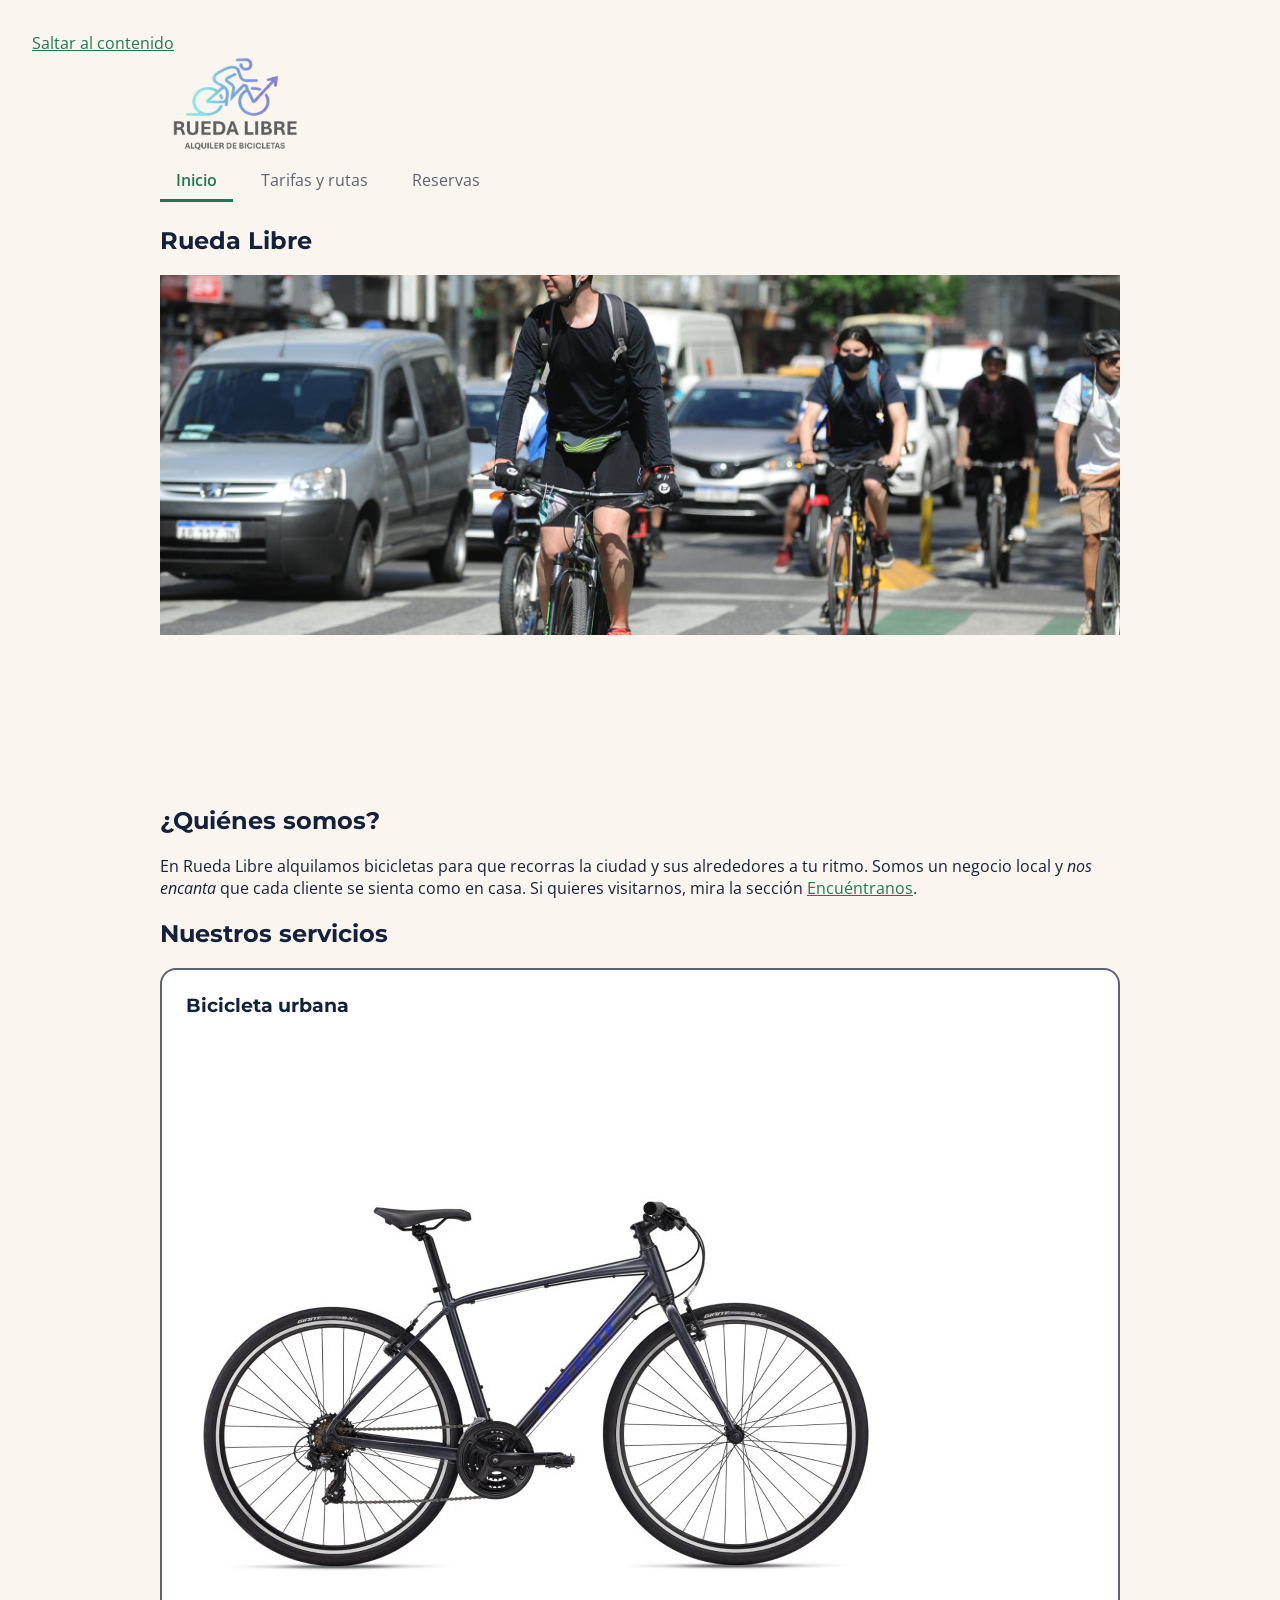
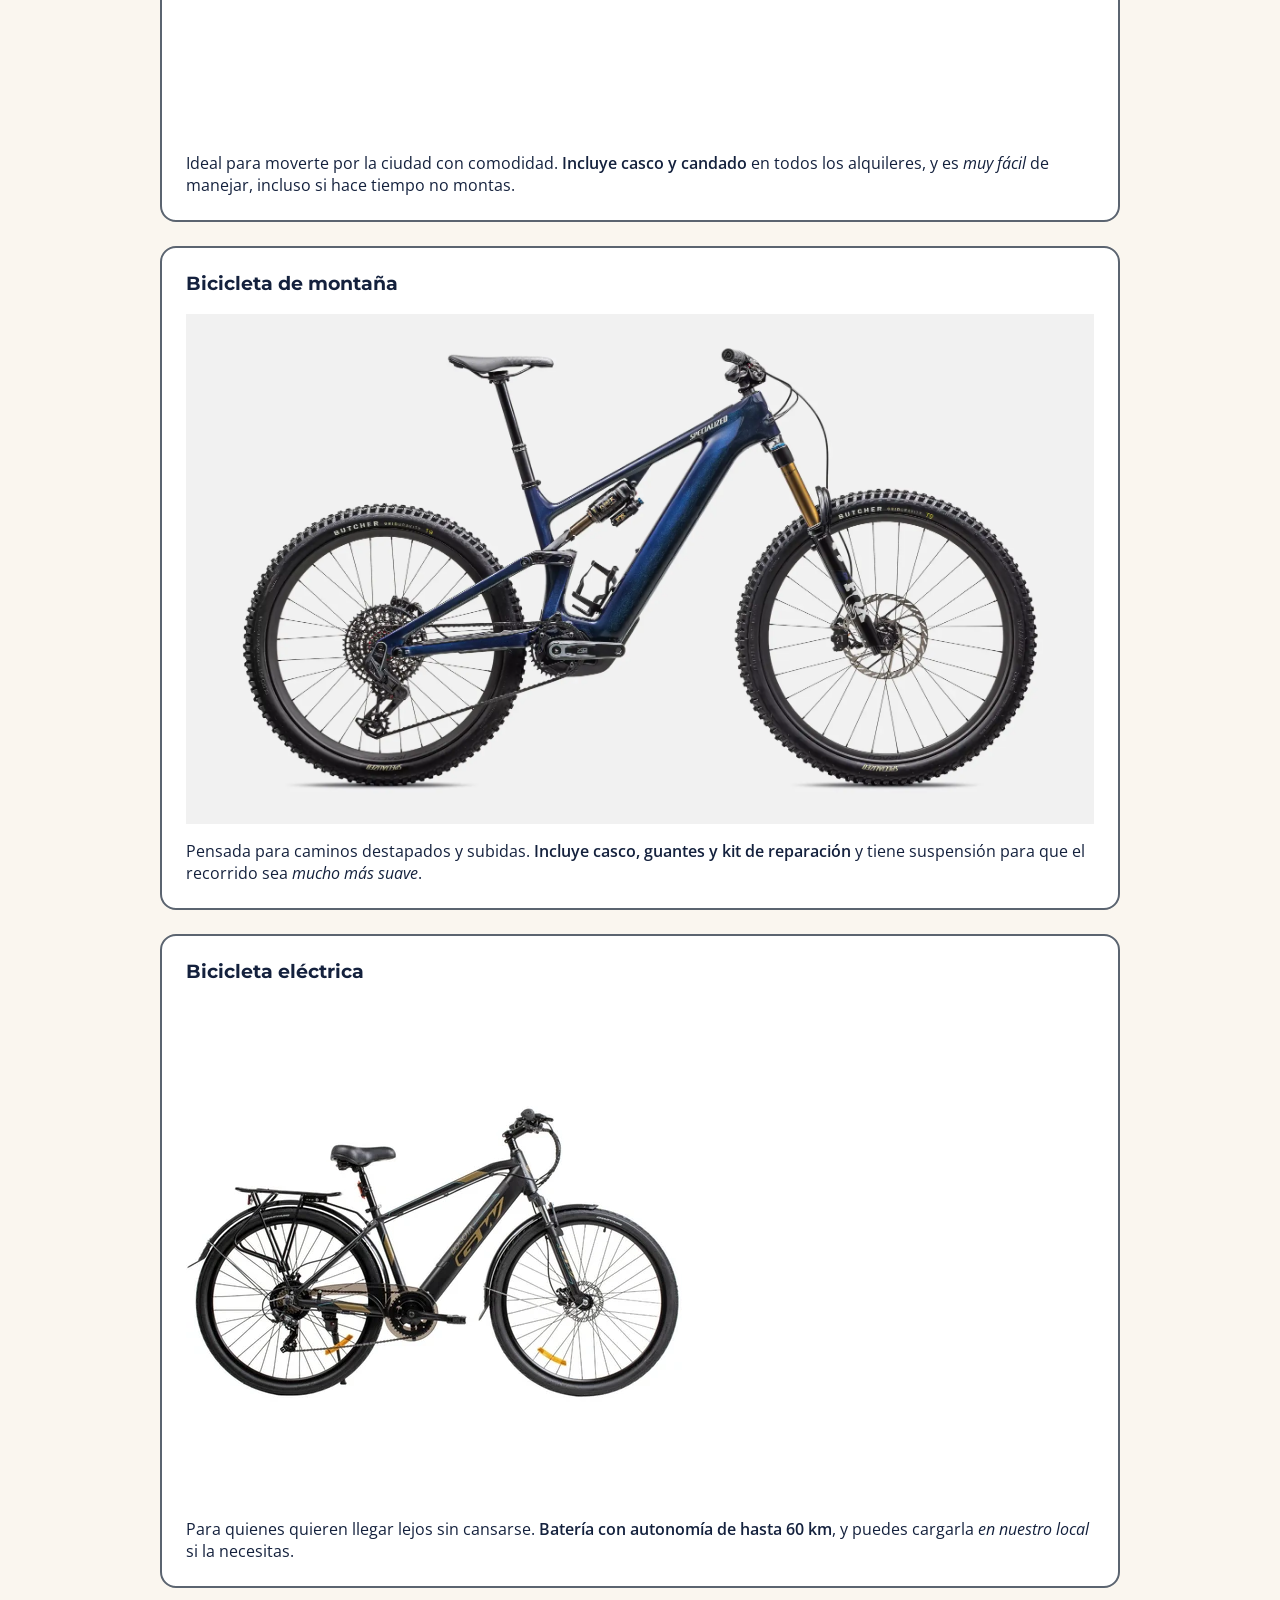
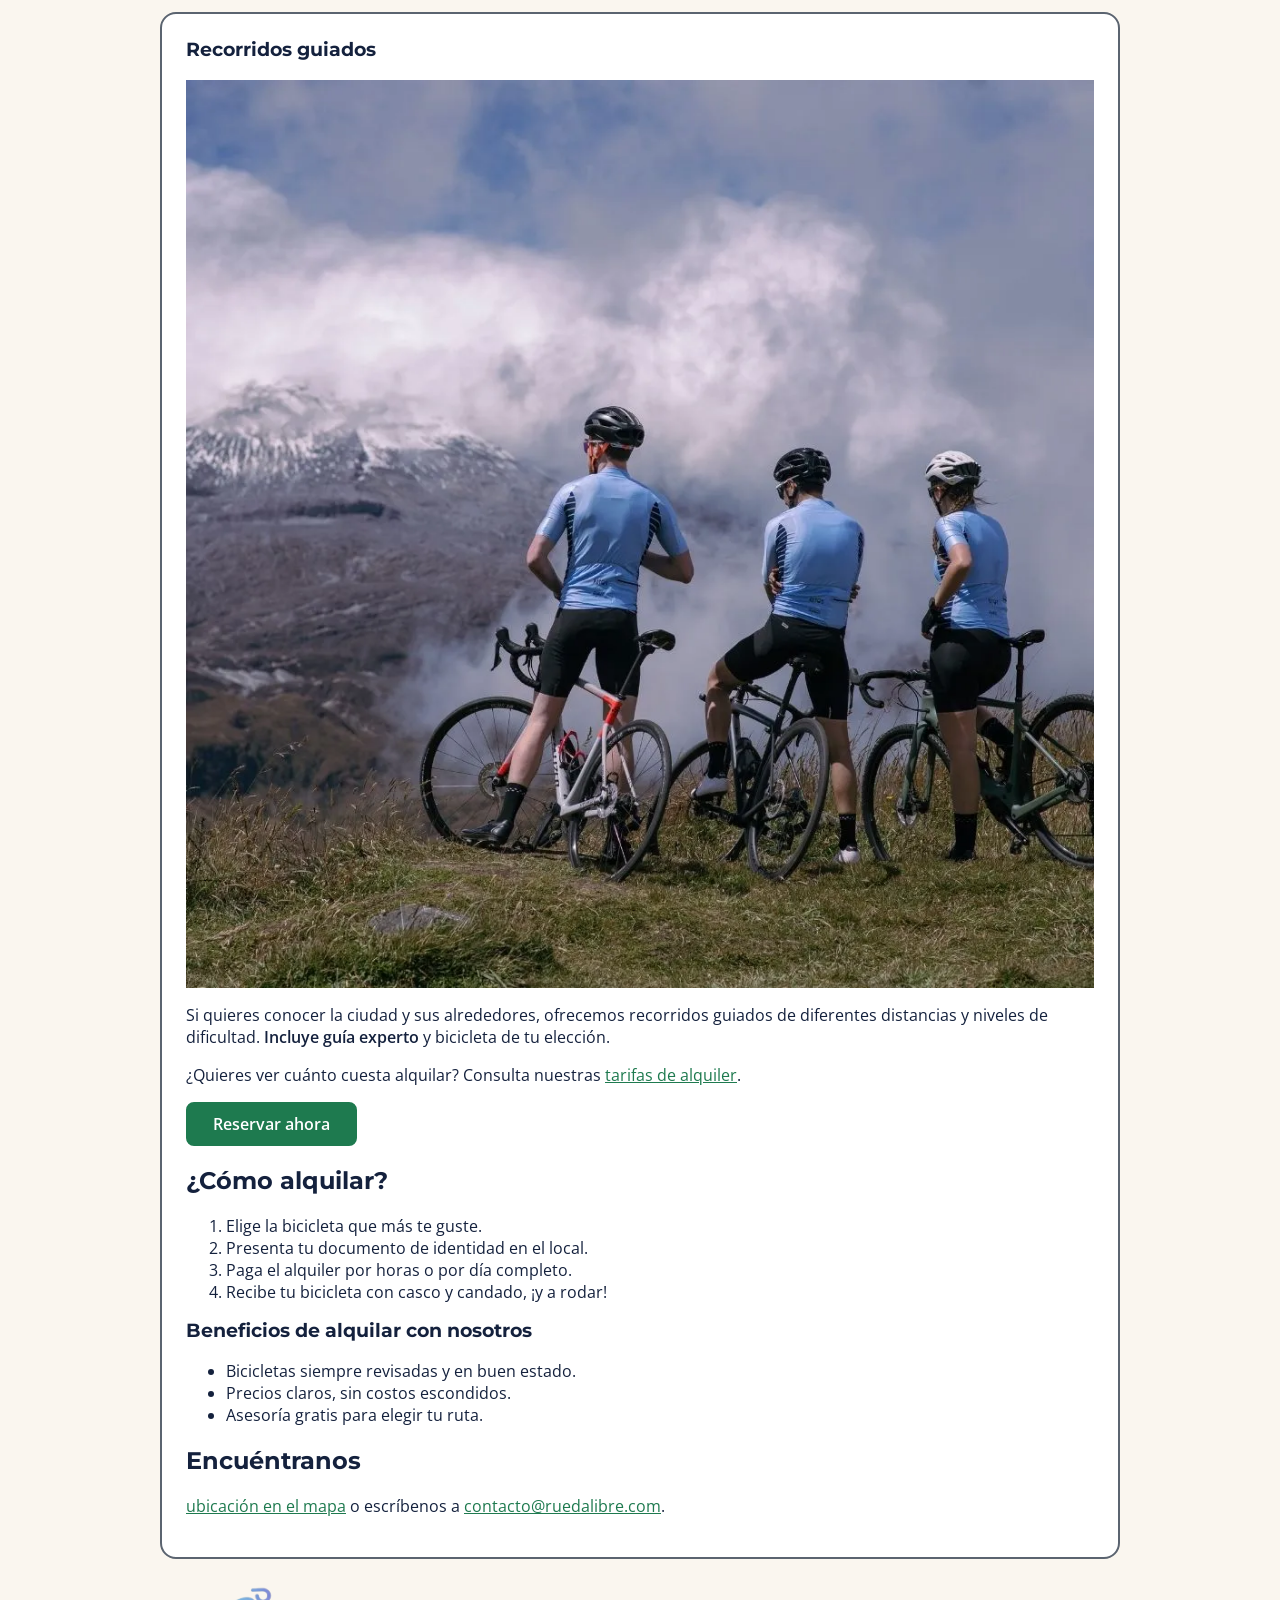
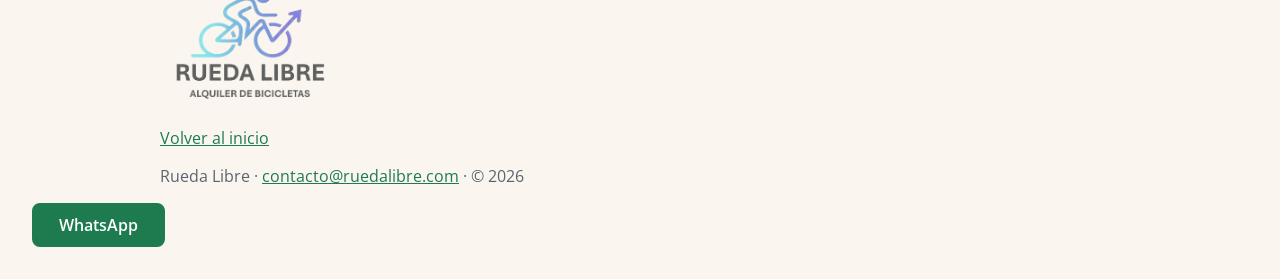
<file: index.html>
<!DOCTYPE html>
<html lang="es">

<head>
    <meta charset="UTF-8">
    <meta name="viewport" content="width=device-width, initial-scale=1.0">
    <title>Rueda Libre | Alquiler de bicicletas</title>
    <link rel="preconnect" href="https://fonts.googleapis.com">
    <link rel="preconnect" href="https://fonts.gstatic.com" crossorigin>
    <link href="https://fonts.googleapis.com/css2?family=Montserrat:wght@700&family=Open+Sans:wght@400;600&display=swap"
        rel="stylesheet">
    <link rel="stylesheet" href="style/style.css">
</head>

<body>

    <a href="#contenido">Saltar al contenido</a>

    <header>
        <img src="img/LOGOPRINCIPAL.png" alt="Logo de Rueda Libre" width="150">
    </header>

    <nav aria-label="Menú principal">
        <ul id="menu">
            <li><a href="index.html" class="activo" aria-current="page">Inicio</a></li>
            <li><a href="paginas/tarifas.html">Tarifas y rutas</a></li>
            <li><a href="paginas/reservas.html">Reservas</a></li>
        </ul>
    </nav>

    <main id="contenido">

        <section class="portada">
            <h1>Rueda Libre</h1>
            <img src="img/portada.jpg" alt="Grupo de ciclistas recorriendo una calle de la ciudad al atardecer"
                width="600">
        </section>

        <h2>¿Quiénes somos?</h2>
        <p>
            En Rueda Libre alquilamos bicicletas para que recorras la ciudad y sus
            alrededores a tu ritmo. Somos un negocio local y <em>nos encanta</em> que
            cada cliente se sienta como en casa. Si quieres visitarnos, mira la sección
            <a href="#encuentranos">Encuéntranos</a>.
        </p>

        <h2>Nuestros servicios</h2>

        <article class="tarjeta">
            <h3>Bicicleta urbana</h3>
            <img src="img/urbana.jpg" alt="Bicicleta urbana">
            <p>
                Ideal para moverte por la ciudad con comodidad. <strong>Incluye casco y candado</strong>
                en todos los alquileres, y es <em>muy fácil</em> de manejar, incluso si hace
                tiempo no montas.
            </p>
        </article>

        <article class="tarjeta">
            <h3>Bicicleta de montaña</h3>
            <img src="img/montaña.webp" alt="Bicicleta de montaña">
            <p>
                Pensada para caminos destapados y subidas. <strong>Incluye casco, guantes y kit de reparación</strong>
                y tiene suspensión para que el recorrido sea <em>mucho más suave</em>.
            </p>
        </article>

        <article class="tarjeta">
            <h3>Bicicleta eléctrica</h3>
            <img src="img/electrica.jpg" alt="Bicicleta eléctrica">
            <p>
                Para quienes quieren llegar lejos sin cansarse. <strong>Batería con autonomía de hasta 60 km</strong>,
                y puedes cargarla <em>en nuestro local</em> si la necesitas.
            </p>
        </article>

        <article class="tarjeta">
            <h3>Recorridos guiados</h3>
            <img src="img/guiada.jpg" alt="Ciclistas en un recorrido guiado">
            <p>
                Si quieres conocer la ciudad y sus alrededores, ofrecemos recorridos guiados
                de diferentes distancias y niveles de dificultad. <strong>Incluye guía experto</strong>
                y bicicleta de tu elección.

            <p>
                ¿Quieres ver cuánto cuesta alquilar? Consulta nuestras
                <a href="paginas/tarifas.html">tarifas de alquiler</a>.
            </p>

            <p><a href="paginas/reservas.html" class="boton">Reservar ahora</a></p>

            <h2>¿Cómo alquilar?</h2>
            <ol>
                <li>Elige la bicicleta que más te guste.</li>
                <li>Presenta tu documento de identidad en el local.</li>
                <li>Paga el alquiler por horas o por día completo.</li>
                <li>Recibe tu bicicleta con casco y candado, ¡y a rodar!</li>
            </ol>

            <h3>Beneficios de alquilar con nosotros</h3>
            <ul>
                <li>Bicicletas siempre revisadas y en buen estado.</li>
                <li>Precios claros, sin costos escondidos.</li>
                <li>Asesoría gratis para elegir tu ruta.</li>
            </ul>

            <h2 id="encuentranos">Encuéntranos</h2>

            <a href="https://www.google.com/maps/place/Riwi/@6.2191063,-75.5861898,17z/data=!3m1!4b1!4m6!3m5!1s0x8e44293f0e114eef:0x99610cdd44c7c081!8m2!3d6.219101!4d-75.5836149!16s%2Fg%2F11l2x8f5ch?entry=ttu&g_ep=EgoyMDI2MTExMC4wIKXMDSoASAFQAw%3D%3D"
                target="_blank" rel="noopener noreferrer">ubicación en el mapa</a>
            o escríbenos a
            <a href="mailto:contacto@ruedalibre.com">contacto@ruedalibre.com</a>.
            </p>

    </main>


    <footer>
        <img src="../img/LOGOPRINCIPAL.png" style="width: 180px;">
        <p><a href="../index.html">Volver al inicio</a></p>
        <p>Rueda Libre · <a href="mailto:contacto@ruedalibre.com">contacto@ruedalibre.com</a> · © 2026</p>
    </footer>


    <a href="https://wa.me/573000000000" class="boton whatsapp" target="_blank" rel="noopener noreferrer"
        aria-label="WhatsApp (se abre en otra pestaña)">WhatsApp</a>

</body>

</html>
</file>
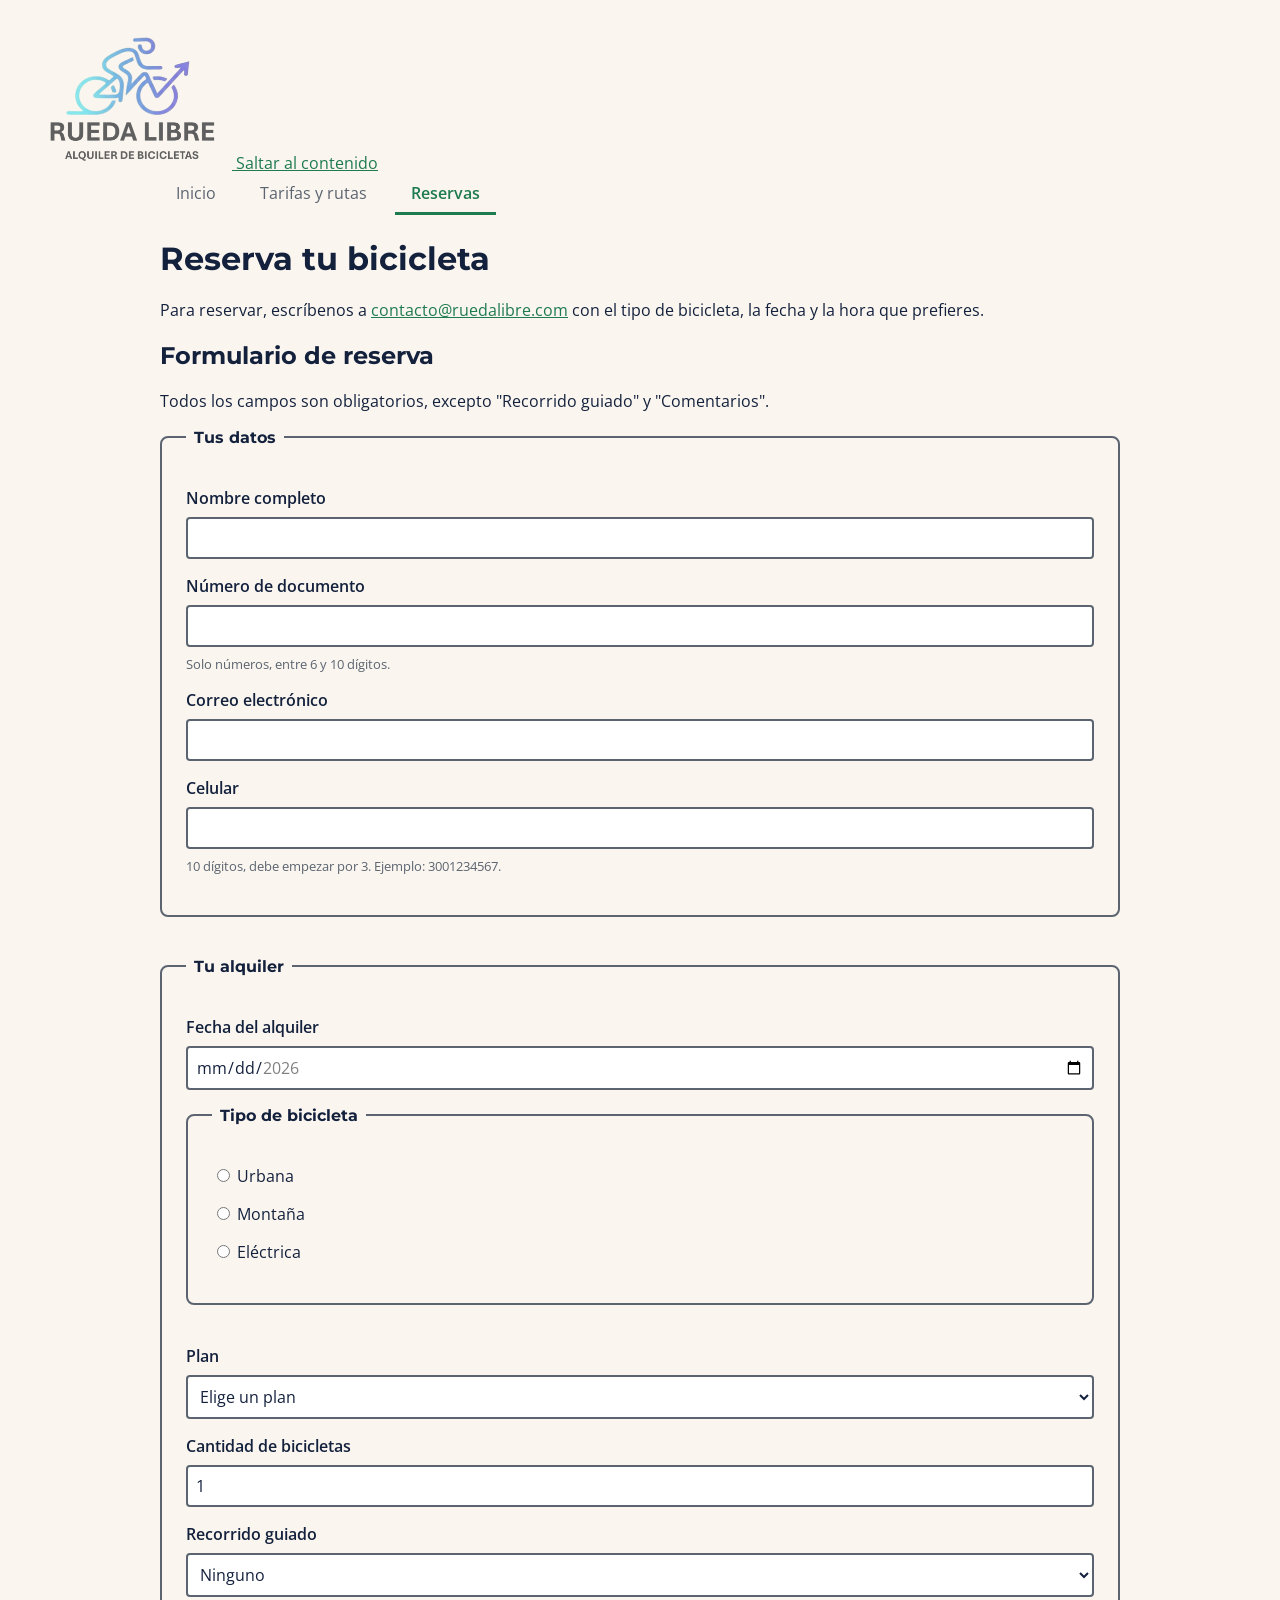
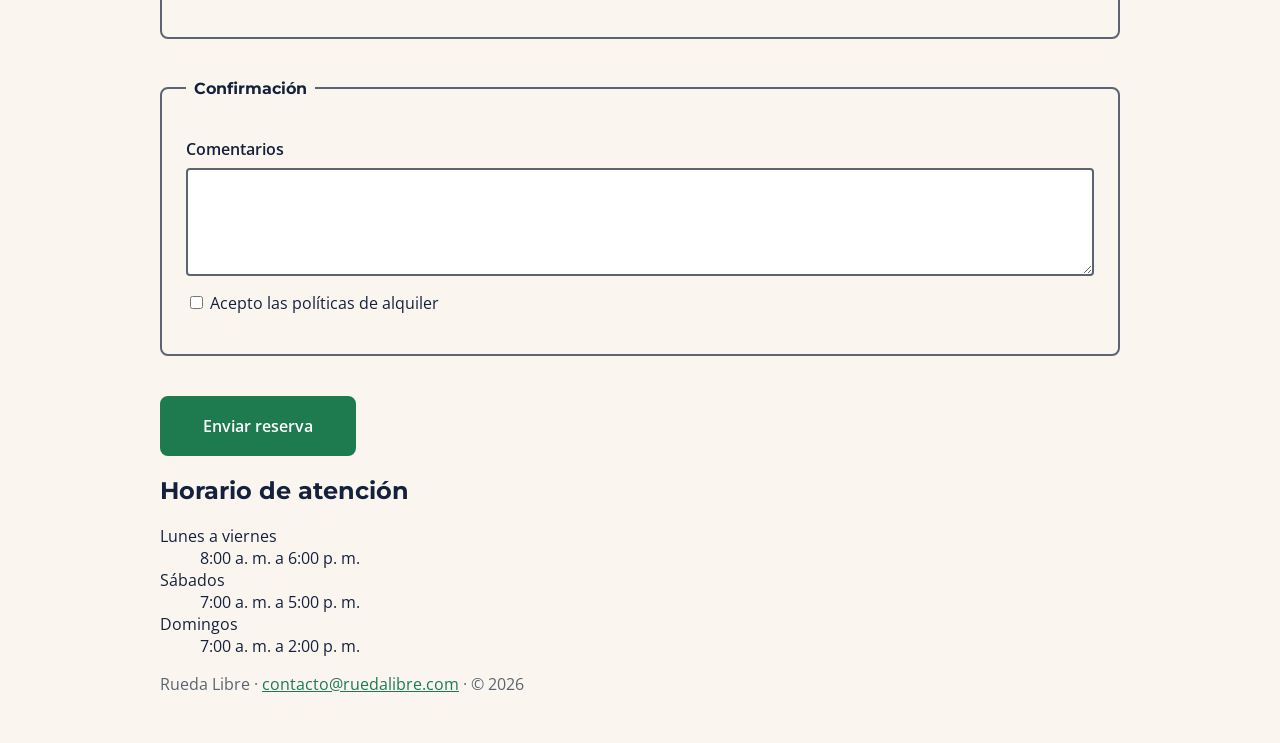
<file: paginas/reservas.html>
<!DOCTYPE html>
<html lang="es">

<head>
    <meta charset="UTF-8">
    <meta name="viewport" content="width=device-width, initial-scale=1.0">
    <meta name="description"
        content="Reserva tu bicicleta en Rueda Libre. Escríbenos por correo y consulta nuestro horario de atención.">
    <title>Reservas | Rueda Libre</title>
    <link rel="preconnect" href="https://fonts.googleapis.com">
    <link rel="preconnect" href="https://fonts.gstatic.com" crossorigin>
    <link href="https://fonts.googleapis.com/css2?family=Montserrat:wght@700&family=Open+Sans:wght@400;600&display=swap"
        rel="stylesheet">
    <link rel="stylesheet" href="../style/style.css">
</head>

<body>
        <a href="../index.html" aria-label="Rueda Libre, ir al inicio">
        <img src="../img/LOGOPRINCIPAL.png" style="width: 200px;" alt="logo Rueda Libre">

    <a href="#contenido">Saltar al contenido</a>

    <nav aria-label="Menú principal">
        <ul id="menu">
            <li><a href="../index.html">Inicio</a></li>
            <li><a href="tarifas.html">Tarifas y rutas</a></li>
            <li><a href="reservas.html" class="activo" aria-current="page">Reservas</a></li>
        </ul>
    </nav>

    <main id="contenido">
        <h1>Reserva tu bicicleta</h1>
        <p>
            Para reservar, escríbenos a
            <a href="mailto:contacto@ruedalibre.com">contacto@ruedalibre.com</a>
            con el tipo de bicicleta, la fecha y la hora que prefieres.
        </p>

        <section id="formulario">
            <h2>Formulario de reserva</h2>
            <p>Todos los campos son obligatorios, excepto "Recorrido guiado" y "Comentarios".</p>

            <form action="#" method="post">

                <fieldset>
                    <legend>Tus datos</legend>

                    <p class="campo">
                        <label for="nombre">Nombre completo</label>
                        <input type="text" id="nombre" name="nombre" required minlength="3" autocomplete="name"
                            title="Escribe tu nombre completo (mínimo 3 caracteres)">
                    </p>

                    <p class="campo">
                        <label for="documento">Número de documento</label>
                        <input type="text" id="documento" name="documento" required inputmode="numeric"
                            pattern="[0-9]{6,10}" aria-describedby="ayuda-documento"
                            title="Solo números, entre 6 y 10 dígitos. Ejemplo: 1234567890">
                        <small id="ayuda-documento">Solo números, entre 6 y 10 dígitos.</small>
                    </p>

                    <p class="campo">
                        <label for="correo">Correo electrónico</label>
                        <input type="email" id="correo" name="correo" required autocomplete="email">
                    </p>

                    <p class="campo">
                        <label for="celular">Celular</label>
                        <input type="tel" id="celular" name="celular" required pattern="3[0-9]{9}" autocomplete="tel"
                            aria-describedby="ayuda-celular"
                            title="10 dígitos y debe empezar por 3. Ejemplo: 3001234567">
                        <small id="ayuda-celular">10 dígitos, debe empezar por 3. Ejemplo: 3001234567.</small>
                    </p>
                </fieldset>

                <fieldset>
                    <legend>Tu alquiler</legend>

                    <p class="campo">
                        <label for="fecha">Fecha del alquiler</label>
                        <input type="date" id="fecha" name="fecha" required min="2026-11-01" max="2026-12-31">
                    </p>

                    <fieldset>
                        <legend>Tipo de bicicleta</legend>
                        <p>
                            <input type="radio" id="tipo-urbana" name="tipo_bicicleta" value="urbana" required>
                            <label for="tipo-urbana">Urbana</label>
                        </p>
                        <p>
                            <input type="radio" id="tipo-montana" name="tipo_bicicleta" value="montana">
                            <label for="tipo-montana">Montaña</label>
                        </p>
                        <p>
                            <input type="radio" id="tipo-electrica" name="tipo_bicicleta" value="electrica">
                            <label for="tipo-electrica">Eléctrica</label>
                        </p>
                    </fieldset>

                    <p class="campo">
                        <label for="plan">Plan</label>
                        <select id="plan" name="plan" required>
                            <option value="">Elige un plan</option>
                            <option value="1-hora">1 hora</option>
                            <option value="medio-dia">Medio día (4 h)</option>
                            <option value="dia-completo">Día completo</option>
                        </select>
                    </p>

                    <p class="campo">
                        <label for="cantidad">Cantidad de bicicletas</label>
                        <input type="number" id="cantidad" name="cantidad" min="1" max="6" value="1" required>
                    </p>

                    <p class="campo">
                        <label for="recorrido">Recorrido guiado</label>
                        <select id="recorrido" name="recorrido">
                            <option value="ninguno">Ninguno</option>
                            <option value="rio-y-parques">Río y Parques</option>
                            <option value="sabores-de-barrio">Sabores de Barrio</option>
                            <option value="reto-las-palmas">Reto Las Palmas</option>
                        </select>
                    </p>
                </fieldset>

                <fieldset>
                    <legend>Confirmación</legend>

                    <p class="campo">
                        <label for="comentarios">Comentarios</label>
                        <textarea id="comentarios" name="comentarios" rows="4" cols="40" maxlength="300"></textarea>
                    </p>

                    <p>
                        <input type="checkbox" id="politicas" name="politicas" value="aceptadas" required>
                        <label for="politicas">Acepto las políticas de alquiler</label>
                    </p>
                </fieldset>

                <button type="submit" class="boton">Enviar reserva</button>

            </form>
        </section>

        <h2>Horario de atención</h2>
        <dl>
            <dt>Lunes a viernes</dt>
            <dd>8:00 a. m. a 6:00 p. m.</dd>

            <dt>Sábados</dt>
            <dd>7:00 a. m. a 5:00 p. m.</dd>

            <dt>Domingos</dt>
            <dd>7:00 a. m. a 2:00 p. m.</dd>
        </dl>
    </main>

    <footer>
        <p>Rueda Libre · <a href="mailto:contacto@ruedalibre.com">contacto@ruedalibre.com</a> · © 2026</p>
    </footer>

</body>

</html>
</file>
<file: style/style.css>
/* Rueda Libre – hoja de estilos principal */

:root {
  /* Colores de marca */
  --color-verde-ruta: #1E7A4F;
  --color-naranja-pedal: #F39A2B;
  --color-azul-noche: #14213D;
  --color-crema: #FAF6EF;
  --color-gris-asfalto: #5B6470;
  --color-blanco: #FFFFFF; /* solo para texto sobre Verde Ruta y fondo de campos */

  /* Tipografías (con respaldo) */
  --fuente-titulos: "Montserrat", Arial, sans-serif;
  --fuente-texto: "Open Sans", Arial, sans-serif;

  /* Escala de espaciado */
  --espacio-1: 0.5rem;
  --espacio-2: 1rem;
  --espacio-3: 1.5rem;
  --espacio-4: 2.5rem;
}

/* Modelo de caja: el ancho incluye relleno y borde en todos los elementos */
*,
*::before,
*::after {
  box-sizing: border-box;
}

/* El cuerpo define fuente, color y fondo; el resto lo hereda */
body {
  font-family: var(--fuente-texto);
  font-weight: 400;
  color: var(--color-azul-noche);
  background-color: var(--color-crema);
  padding: var(--espacio-3);
}

/* Todos los encabezados con un solo selector agrupado */
h1, h2, h3, h4, h5, h6 {
  font-family: var(--fuente-titulos);
  font-weight: 700;
}

strong {
  font-weight: 600;
}

/* Texto secundario: Gris Asfalto sobre Crema (5.57:1) */
small,
footer {
  color: var(--color-gris-asfalto);
}

/* Los controles del formulario no heredan la fuente por defecto */
button,
input,
select,
textarea {
  font: inherit;
}

/* ---------- Enlaces generales ---------- */

/* Verde Ruta sobre Crema (4.93:1), siempre subrayados */
a {
  color: var(--color-verde-ruta);
  text-decoration: underline;
}

/* Hover: Azul Noche sobre Crema (14.83:1) y subrayado más grueso */
a:hover {
  color: var(--color-azul-noche);
  text-decoration-thickness: 0.2rem;
}

/* Foco: contorno Azul Noche (14.83:1 contra el fondo Crema) */
a:focus {
  outline: 3px solid var(--color-azul-noche);
  outline-offset: 2px;
}

/* ---------- Menú ---------- */

#menu {
  list-style: none;
  padding: 0;
  margin: 0 0 var(--espacio-3);
}

/* Las opciones en una fila: "inline-block" las pone una al lado de otra
   (como "inline") pero deja usar relleno y márgenes (como "block") */
#menu li {
  display: inline-block;
  margin-right: var(--espacio-1);
}

/* Regla del compañero (con mis variables). Especificidad: (1,0,1) */
#menu a {
  color: var(--color-gris-asfalto); /* 5.57:1 sobre Crema */
  display: inline-block;
  padding: var(--espacio-1) var(--espacio-2);
  text-decoration: none;
  border-bottom: 3px solid transparent;
}

/* Regla del compañero, corregida.
   Antes: ".activo" (0,1,0) perdía contra "#menu a" (1,0,1).
   Ahora: "#menu a.activo" (1,1,1) gana, sin forzar nada. */
#menu a.activo {
  color: var(--color-verde-ruta); /* 4.93:1 sobre Crema */
  font-weight: 600;
  border-bottom-color: var(--color-verde-ruta);
}

/* Hover y foco: Azul Noche sobre Naranja Pedal (7.20:1).
   Misma especificidad (1,1,1) que "#menu a.activo" y van después,
   así que también se ven sobre el enlace de la página actual. */
#menu a:hover,
#menu a:focus {
  background-color: var(--color-naranja-pedal);
  color: var(--color-azul-noche);
  border-bottom-color: var(--color-azul-noche);
}

#menu a:focus {
  outline: 3px solid var(--color-azul-noche);
  outline-offset: 2px;
}

/* ---------- Botón de llamada a la acción ---------- */

.boton {
  display: inline-block;
  padding: var(--espacio-1) var(--espacio-3);
  background-color: var(--color-verde-ruta);
  color: var(--color-blanco); /* 5.31:1 sobre Verde Ruta */
  border: 3px solid var(--color-verde-ruta);
  border-radius: 0.5rem;
  font-weight: 600;
  text-decoration: none;
  cursor: pointer;
}

/* Hover: fondo Azul Noche con texto blanco (15.97:1) */
.boton:hover {
  background-color: var(--color-azul-noche);
  border-color: var(--color-azul-noche);
  color: var(--color-blanco);
}

/* Foco: mismo fondo que hover + anillo exterior Azul Noche */
.boton:focus {
  background-color: var(--color-azul-noche);
  border-color: var(--color-azul-noche);
  color: var(--color-blanco);
  outline: 3px solid var(--color-azul-noche);
  outline-offset: 3px;
}

/* ---------- Campos del formulario ---------- */

input,
select,
textarea {
  background-color: var(--color-blanco);
  color: var(--color-azul-noche); /* sobre blanco */
  border: 2px solid var(--color-gris-asfalto);
  border-radius: 0.25rem;
  padding: var(--espacio-1);
}

input:hover,
select:hover,
textarea:hover {
  border-color: var(--color-azul-noche);
}

/* Foco: el contorno se reemplaza por uno más grueso y visible */
input:focus,
select:focus,
textarea:focus {
  border-color: var(--color-azul-noche);
  outline: 3px solid var(--color-azul-noche);
  outline-offset: 2px;
}

/* ---------- Modelo de caja: contenedor, portada y tarjetas ---------- */

/* Contenedor: ancho máximo en rem y centrado con márgenes automáticos.
   También se aplica a menú, encabezado y pie para que todo quede alineado. */
body > nav,
body > header,
body > main,
body > footer {
  max-width: 60rem;
  margin-left: auto;
  margin-right: auto;
}

/* Ninguna imagen se sale de su contenedor */
img {
  max-width: 100%;
  height: auto;
}

/* Portada: altura mínima relativa al alto de la ventana */
.portada {
  min-height: 60vh;
  margin-bottom: var(--espacio-4);
}

.portada img {
  width: 100%;
  max-height: 40vh;
  object-fit: cover;
}

/* Tarjeta: relleno, borde, esquinas redondeadas y separación.
   "width: 100%" + border-box = la tarjeta mide exactamente el ancho del contenedor */
.tarjeta {
  width: 100%;
  padding: var(--espacio-3);
  margin-bottom: var(--espacio-3);
  background-color: var(--color-blanco);
  border: 2px solid var(--color-gris-asfalto);
  border-radius: 1rem;
}

.tarjeta h3 {
  margin-top: 0;
}

.tarjeta > :last-child {
  margin-bottom: 0;
}

/* La imagen ocupa todo el ancho de la tarjeta */
.tarjeta img {
    display: flex;
    flex-direction: column;
    align-items: center;
    text-align: left;    
}

/* ---------- Tablas ---------- */

/* En pantallas angostas la tabla se desplaza dentro de su caja
   en vez de ensanchar toda la página */
.tabla-contenedor {
  overflow-x: auto;
  margin-bottom: var(--espacio-4);
}

table {
  width: 100%;
  border-collapse: collapse;
}

caption {
  padding: var(--espacio-1) 0;
  font-weight: 600;
  text-align: left;
}

th,
td {
  padding: var(--espacio-1) var(--espacio-2);
  border: 1px solid var(--color-gris-asfalto);
  text-align: left;
}

td {
  background-color: var(--color-blanco);
}

/* Encabezado de columnas: Blanco sobre Azul Noche (15.97:1) */
thead th {
  background-color: var(--color-azul-noche);
  color: var(--color-blanco);
}

/* ---------- Formulario ---------- */

fieldset {
  min-width: 0;
  margin: 0 0 var(--espacio-4);
  padding: var(--espacio-3);
  border: 2px solid var(--color-gris-asfalto);
  border-radius: 0.5rem;
}

legend {
  padding: 0 var(--espacio-1);
  font-family: var(--fuente-titulos);
  font-weight: 700;
}

/* Cada campo: etiqueta arriba y control a todo el ancho */
.campo label {
  display: block;
  margin-bottom: var(--espacio-1);
  font-weight: 600;
}

.campo input,
.campo select,
.campo textarea {
  display: block;
  width: 100%;
}

.campo small {
  display: block;
  margin-top: var(--espacio-1);
}

/* Botón de envío con relleno generoso */
form .boton {
  padding: var(--espacio-2) var(--espacio-4);
}
</file>
